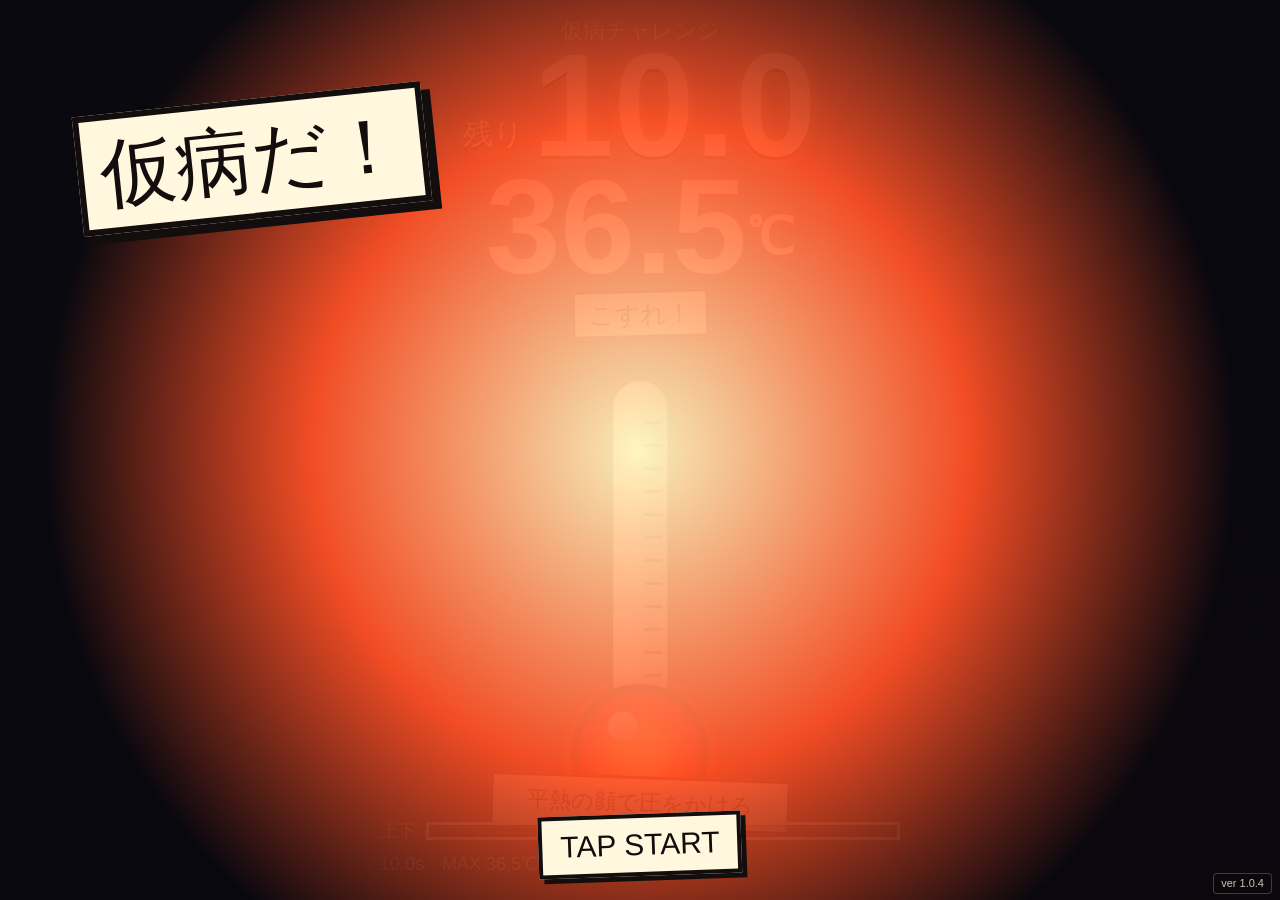
<file: 20260510231811.html>
<!doctype html>
<html lang="ja">
<head>
  <meta charset="utf-8">
  <meta name="viewport" content="width=device-width, initial-scale=1, viewport-fit=cover, user-scalable=no">
  <title>Thermometer Frenzy</title>
  <link rel="stylesheet" href="styles.css">
</head>
<body>
  <main id="game" class="game stage-normal" aria-label="Thermometer Frenzy">
    <div id="introOverlay" class="intro-overlay step-1" aria-live="polite">
      <div class="comic-panel panel-one">仮病だ！</div>
      <div class="comic-panel panel-two">体温計を</div>
      <div class="comic-panel panel-three">こすれ！！！</div>
      <div class="comic-panel panel-start">START!!</div>
    </div>

    <div class="effects" aria-hidden="true">
      <span class="spark spark-a"></span>
      <span class="spark spark-b"></span>
      <span class="spark spark-c"></span>
      <span class="bubble bubble-a"></span>
      <span class="bubble bubble-b"></span>
      <span class="bubble bubble-c"></span>
      <span class="steam steam-a"></span>
      <span class="steam steam-b"></span>
      <span class="steam steam-c"></span>
      <span class="meteor meteor-a"></span>
      <span class="meteor meteor-b"></span>
    </div>

    <section class="hud" aria-live="polite">
      <p id="tagline" class="tagline">仮病チャレンジ</p>
      <div id="countdownBox" class="countdown-box">
        <span>残り</span>
        <strong id="countdownText">10.0</strong>
      </div>
      <h1 id="tempReadout" class="temperature">36.5<span>℃</span></h1>
      <p id="statusText" class="status">こすれ！</p>
    </section>

    <section class="playfield" id="playfield">
      <div class="fever-card">
        <div class="thermometer-wrap" aria-hidden="true">
          <div class="thermometer">
            <div id="mercury" class="mercury"></div>
            <div class="ticks"></div>
            <div class="tube-glare"></div>
          </div>
          <div class="bulb">
            <div class="bulb-core"></div>
          </div>
        </div>
        <div class="doctor-note" id="doctorNote">診断中...</div>
      </div>
    </section>

    <section class="bottom-panel">
      <div class="meter-row">
        <span>上下</span>
        <div class="power-bar" aria-hidden="true"><div id="powerFill"></div></div>
      </div>
      <div class="stats">
        <span id="timer">10.0s</span>
        <span id="maxTemp">MAX 36.5℃</span>
      </div>
    </section>

    <div id="finishModal" class="finish-modal" hidden>
      <div class="finish-burst" aria-hidden="true"></div>
      <div class="finish-content">
        <p class="finish-label">RESULT</p>
        <h2 id="finishTemp">1000℃</h2>
        <p id="finishCopy">仮病、失敗。</p>
        <button id="restartButton" type="button">もう一回こする</button>
      </div>
    </div>
  </main>

  <script src="script.js"></script>
</body>
</html>
</file>
<file: styles.css>
:root {
  --heat: 0;
  --shake: 0px;
  --mercury: 2%;
  --accent: #ff4d2f;
  --accent-two: #1ef1ff;
  --paper: #fff4dd;
  --ink: #23130f;
}

* {
  box-sizing: border-box;
}

html,
body {
  position: fixed;
  inset: 0;
  width: 100%;
  height: 100%;
  min-height: 100%;
  margin: 0;
  overflow: hidden;
  overscroll-behavior: none;
  touch-action: none;
  user-select: none;
  -webkit-user-select: none;
  -webkit-touch-callout: none;
  background: #150b12;
  color: white;
  font-family: "Arial Black", "Hiragino Kaku Gothic ProN", "Yu Gothic", Meiryo, sans-serif;
}

button {
  font: inherit;
}

.game {
  position: relative;
  display: grid;
  grid-template-rows: auto minmax(0, 1fr) auto;
  width: 100vw;
  max-width: 100vw;
  height: 100dvh;
  min-height: 100dvh;
  padding: max(16px, env(safe-area-inset-top)) 16px max(16px, env(safe-area-inset-bottom));
  isolation: isolate;
  overflow: hidden;
  background:
    radial-gradient(circle at 50% 14%, rgba(255, 255, 255, .16), transparent 17rem),
    linear-gradient(160deg, #123b4b 0%, #1d2636 42%, #2b1120 100%);
}

.game::before {
  content: "";
  position: absolute;
  inset: -4vmax;
  z-index: -3;
  background:
    linear-gradient(120deg, rgba(255, 226, 76, calc(var(--heat) * .32)), transparent 32%),
    linear-gradient(270deg, rgba(255, 48, 18, calc(var(--heat) * .5)), transparent 44%),
    linear-gradient(0deg, rgba(0, 0, 0, calc(var(--heat) * .38)), transparent 54%);
  transform: translate3d(calc(var(--shake) * -1), var(--shake), 0) scale(1.03);
}

.game::after {
  content: "";
  position: absolute;
  inset: 0;
  z-index: -1;
  pointer-events: none;
  opacity: calc(.05 + var(--heat) * .32);
  background-image:
    linear-gradient(rgba(255, 255, 255, .12) 1px, transparent 1px),
    linear-gradient(90deg, rgba(255, 255, 255, .08) 1px, transparent 1px);
  background-size: 26px 26px;
  mix-blend-mode: screen;
}

.intro-overlay {
  position: fixed;
  inset: 0;
  z-index: 20;
  display: grid;
  place-items: center;
  padding: 18px;
  background:
    radial-gradient(circle at 50% 50%, rgba(255, 246, 191, .96), rgba(255, 80, 36, .94) 42%, rgba(10, 8, 14, .98) 76%);
  transition: opacity .28s ease, visibility .28s ease;
}

.intro-overlay.is-hidden {
  visibility: hidden;
  opacity: 0;
  pointer-events: none;
}

.intro-overlay.needs-audio-start::after {
  content: "TAP START";
  position: absolute;
  left: 50%;
  bottom: max(24px, env(safe-area-inset-bottom));
  z-index: 2;
  padding: 12px 18px;
  color: #130d0d;
  background: #fff8df;
  border: 4px solid #130d0d;
  box-shadow: 5px 5px 0 #130d0d;
  font-size: clamp(18px, 5vw, 30px);
  line-height: 1;
  transform: translateX(-50%) rotate(-2deg);
}

.comic-panel {
  position: absolute;
  display: grid;
  place-items: center;
  min-width: min(82vw, 430px);
  min-height: 120px;
  padding: 16px;
  color: #130d0d;
  text-align: center;
  background: #fff8df;
  border: 6px solid #130d0d;
  box-shadow: 9px 9px 0 #130d0d;
  font-size: clamp(36px, 10vw, 76px);
  line-height: 1;
  opacity: 0;
  transform: translateX(var(--panel-x, 0)) scale(.62) rotate(var(--panel-rotate, -6deg));
}

.panel-one {
  top: 11%;
  left: 6%;
  min-width: min(70vw, 340px);
  --panel-rotate: -6deg;
}

.panel-two {
  top: 35%;
  right: 5%;
  min-width: min(74vw, 360px);
  --panel-rotate: 5deg;
}

.panel-three {
  bottom: 18%;
  left: 50%;
  min-width: min(88vw, 500px);
  font-size: clamp(42px, 12vw, 92px);
  --panel-x: -50%;
  --panel-rotate: -2deg;
}

.panel-start {
  inset: auto;
  min-width: min(88vw, 520px);
  min-height: 150px;
  color: white;
  background: #f5241d;
  font-size: clamp(52px, 14vw, 108px);
  text-shadow: 0 5px 0 #130d0d;
  --panel-rotate: -4deg;
}

.intro-overlay.step-1 .panel-one,
.intro-overlay.step-2 .panel-one,
.intro-overlay.step-2 .panel-two,
.intro-overlay.step-3 .panel-one,
.intro-overlay.step-3 .panel-two,
.intro-overlay.step-3 .panel-three,
.intro-overlay.step-4 .panel-start {
  animation: comicPop .22s cubic-bezier(.2, 1.45, .4, 1) both;
}

.intro-overlay.step-3 .panel-one,
.intro-overlay.step-3 .panel-two {
  opacity: 1;
  transform: translateX(var(--panel-x, 0)) scale(1) rotate(var(--panel-rotate, -6deg));
}

.intro-overlay.step-1:not(.step-2) .panel-one {
  opacity: 1;
  transform: translateX(var(--panel-x, 0)) scale(1) rotate(var(--panel-rotate, -6deg));
}

.hud {
  text-align: center;
  transform: translate3d(var(--shake), calc(var(--shake) * -1), 0);
}

.tagline {
  margin: 0 0 2px;
  color: #fff2a8;
  font-size: clamp(16px, 4vw, 22px);
  text-shadow: 0 2px 0 #8d221d;
}

.countdown-box {
  display: inline-grid;
  grid-template-columns: auto auto;
  align-items: end;
  gap: 8px;
  margin: 0 auto 3px;
  color: #fff8df;
  text-shadow:
    0 3px 0 #111,
    0 0 18px rgba(255, 225, 65, .72);
}

.countdown-box span {
  padding-bottom: .34em;
  font-size: clamp(18px, 4.8vw, 30px);
}

.countdown-box strong {
  font-size: clamp(70px, 20vw, 146px);
  line-height: .8;
}

.countdown-box.is-urgent {
  color: #ff241b;
  animation: countdownPanic .32s steps(2) infinite;
}

.temperature {
  margin: 0;
  line-height: .88;
  color: #fff9e6;
  font-size: clamp(54px, 16vw, 134px);
  letter-spacing: 0;
  text-shadow:
    0 3px 0 #6d1915,
    0 8px 18px rgba(0, 0, 0, .35),
    0 0 calc(16px + var(--heat) * 34px) rgba(255, 67, 34, .82);
}

.temperature span {
  font-size: .38em;
  vertical-align: .38em;
}

.temperature.is-long {
  font-size: clamp(42px, 12vw, 104px);
}

.temperature.is-mega {
  font-size: clamp(32px, 9vw, 76px);
}

.status {
  min-height: 34px;
  margin: 4px auto 0;
  color: #171014;
  background: var(--paper);
  border: 3px solid #171014;
  box-shadow: 0 5px 0 #171014;
  display: inline-flex;
  align-items: center;
  justify-content: center;
  max-width: min(92vw, 520px);
  padding: 5px 14px 4px;
  transform: rotate(-1.5deg);
  font-size: clamp(16px, 4vw, 25px);
}

.playfield {
  display: grid;
  place-items: center;
  min-height: 0;
  padding: 8px 0;
}

.fever-card {
  position: relative;
  display: grid;
  justify-items: center;
  align-content: center;
  width: min(74vw, 360px);
  height: min(58dvh, 610px);
  min-height: 360px;
  transform:
    translate3d(calc(var(--shake) * -1), var(--shake), 0)
    rotate(calc(var(--heat) * -4deg));
}

.thermometer-wrap {
  position: relative;
  width: min(38vw, 158px);
  height: min(50dvh, 480px);
  min-height: 320px;
  filter:
    drop-shadow(0 18px 22px rgba(0, 0, 0, .42))
    drop-shadow(0 0 calc(var(--heat) * 36px) rgba(255, 65, 25, .8));
}

.thermometer {
  position: absolute;
  left: 50%;
  top: 0;
  width: 44%;
  height: 84%;
  transform: translateX(-50%);
  overflow: hidden;
  border: 8px solid #1b1616;
  border-radius: 999px;
  background:
    linear-gradient(90deg, rgba(255, 255, 255, .82), rgba(255, 255, 255, .22) 38%, rgba(40, 58, 78, .2) 72%),
    #dfeef2;
}

.mercury {
  position: absolute;
  left: 12%;
  right: 12%;
  bottom: -1%;
  height: var(--mercury);
  border-radius: 999px 999px 18px 18px;
  background:
    linear-gradient(90deg, rgba(255, 255, 255, .8), transparent 25%),
    linear-gradient(180deg, #fff86b, #ff5d22 36%, #d70428 70%, #6310ff);
  box-shadow: 0 0 26px rgba(255, 54, 22, .9);
  transition: height .12s linear;
}

.ticks {
  position: absolute;
  inset: 11% 8% 11% 58%;
  background:
    repeating-linear-gradient(
      to bottom,
      #1b1616 0 3px,
      transparent 3px 23px
    );
  opacity: .7;
}

.tube-glare {
  position: absolute;
  top: 7%;
  bottom: 10%;
  left: 18%;
  width: 18%;
  border-radius: 999px;
  background: rgba(255, 255, 255, .48);
}

.bulb {
  position: absolute;
  left: 50%;
  bottom: 0;
  width: 88%;
  aspect-ratio: 1;
  transform: translateX(-50%);
  border: 8px solid #1b1616;
  border-radius: 50%;
  background:
    radial-gradient(circle at 36% 28%, #fffbe6 0 12%, transparent 13%),
    radial-gradient(circle, #ffcf3e 0 18%, #ff4b24 46%, #c6002b 72%, #251020 100%);
  box-shadow:
    inset 0 -16px 28px rgba(0, 0, 0, .32),
    0 0 calc(18px + var(--heat) * 56px) rgba(255, 36, 18, .9);
}

.bulb-core {
  position: absolute;
  inset: 21%;
  border-radius: 50%;
  background: #ffe44f;
  opacity: calc(.25 + var(--heat) * .7);
  transform: scale(calc(.8 + var(--heat) * .45));
  filter: blur(4px);
}

.doctor-note {
  position: absolute;
  bottom: 4%;
  left: 50%;
  width: min(74vw, 300px);
  transform: translateX(-50%) rotate(2deg);
  padding: 9px 14px;
  color: #161111;
  text-align: center;
  background: #f8f3df;
  border: 3px solid #171014;
  box-shadow: 0 6px 0 #171014;
  font-size: clamp(15px, 4vw, 22px);
}

.bottom-panel {
  display: grid;
  gap: 9px;
  width: 84vw;
  max-width: 520px;
  justify-self: center;
  margin: 0 auto;
  color: #fff9ea;
  text-shadow: 0 2px 0 #000;
  transform: translate3d(var(--shake), 0, 0);
}

.version-badge {
  position: fixed;
  right: max(8px, env(safe-area-inset-right));
  bottom: max(6px, env(safe-area-inset-bottom));
  z-index: 30;
  padding: 3px 7px;
  color: rgba(255, 249, 230, .78);
  background: rgba(12, 8, 10, .54);
  border: 1px solid rgba(255, 249, 230, .22);
  border-radius: 4px;
  font-family: Arial, "Hiragino Kaku Gothic ProN", "Yu Gothic", Meiryo, sans-serif;
  font-size: 11px;
  line-height: 1.2;
  letter-spacing: 0;
  pointer-events: none;
  text-shadow: none;
}

.meter-row {
  display: flex;
  align-items: center;
  gap: 10px;
  min-width: 0;
}

.stats {
  display: flex;
  align-items: center;
  justify-content: flex-start;
  gap: 18px;
  flex-wrap: wrap;
  min-width: 0;
}

.meter-row span,
.stats span {
  flex: 0 0 auto;
  font-size: clamp(14px, 3.5vw, 18px);
}

.stats span:last-child {
  text-align: left;
}

.power-bar {
  flex: 1;
  min-width: 0;
  height: 18px;
  overflow: hidden;
  border: 3px solid #fff6df;
  background: rgba(0, 0, 0, .28);
  box-shadow: inset 0 0 0 2px rgba(0, 0, 0, .35);
}

.power-bar div {
  width: 0%;
  height: 100%;
  background: linear-gradient(90deg, #1ef1ff, #f8f043, #ff331f, #8b22ff);
  transition: width .08s linear;
}

.effects {
  position: absolute;
  inset: 0;
  overflow: hidden;
  pointer-events: none;
  z-index: -1;
}

.spark,
.bubble,
.steam,
.meteor {
  position: absolute;
  display: block;
  opacity: 0;
}

.spark {
  width: 16px;
  height: 58px;
  background: #fff06a;
  box-shadow: 0 0 18px #ff351d;
  clip-path: polygon(44% 0, 72% 0, 56% 38%, 84% 38%, 26% 100%, 38% 55%, 12% 55%);
  animation: spark 560ms linear infinite;
}

.spark-a { left: 18%; top: 32%; animation-delay: -120ms; }
.spark-b { right: 14%; top: 42%; animation-delay: -330ms; }
.spark-c { left: 58%; bottom: 25%; animation-delay: -230ms; }

.bubble {
  width: 42px;
  height: 42px;
  border: 4px solid rgba(255, 255, 255, .82);
  border-radius: 50%;
  animation: bubble 1.45s ease-in infinite;
}

.bubble-a { left: 15%; bottom: 10%; animation-delay: -300ms; }
.bubble-b { right: 20%; bottom: 8%; animation-delay: -800ms; }
.bubble-c { left: 62%; bottom: 15%; animation-delay: -1100ms; }

.steam {
  width: 34px;
  height: 90px;
  border-radius: 50%;
  background: rgba(255, 255, 255, .52);
  filter: blur(12px);
  animation: steam 1.7s ease-out infinite;
}

.steam-a { left: 24%; bottom: 22%; animation-delay: -200ms; }
.steam-b { right: 24%; bottom: 19%; animation-delay: -730ms; }
.steam-c { left: 54%; bottom: 16%; animation-delay: -1150ms; }

.meteor {
  width: 4px;
  height: 150px;
  background: linear-gradient(#fff, transparent);
  transform: rotate(42deg);
  animation: meteor 1.2s linear infinite;
}

.meteor-a { top: -12%; left: 24%; animation-delay: -400ms; }
.meteor-b { top: -18%; right: 20%; animation-delay: -920ms; }

.stage-warn .status {
  animation: blink 400ms steps(2) infinite;
}

.stage-smoke .fever-card,
.stage-boil .fever-card,
.stage-fire .fever-card,
.stage-magma .fever-card,
.stage-cosmos .fever-card {
  animation: rage .12s steps(2) infinite;
}

.stage-boil .bubble,
.stage-boil .steam,
.stage-fire .spark,
.stage-magma .spark,
.stage-cosmos .spark,
.stage-cosmos .meteor {
  opacity: 1;
}

.stage-smoke .steam {
  opacity: .75;
}

.stage-fire {
  background:
    radial-gradient(circle at 50% 62%, rgba(255, 222, 72, .5), transparent 12rem),
    linear-gradient(155deg, #33070a, #7d0e18 44%, #080405 100%);
}

.stage-magma {
  background:
    repeating-linear-gradient(112deg, rgba(255, 227, 81, .18) 0 12px, transparent 12px 38px),
    linear-gradient(155deg, #130606, #842218 36%, #0b0614 100%);
}

.stage-cosmos {
  background:
    radial-gradient(circle at 20% 20%, #fff 0 1px, transparent 2px),
    radial-gradient(circle at 68% 30%, #8df7ff 0 1px, transparent 2px),
    radial-gradient(circle at 40% 75%, #ffed8a 0 1px, transparent 2px),
    linear-gradient(155deg, #070313, #1a1054 44%, #050408 100%);
  background-size: auto, auto, auto, auto;
}

.stage-finish {
  animation: finalFlash 520ms steps(2) infinite;
}

.finish-modal {
  position: fixed;
  inset: 0;
  z-index: 10;
  display: grid;
  place-items: center;
  padding: 20px;
  background:
    radial-gradient(circle, rgba(255, 255, 255, .88) 0 7%, rgba(255, 221, 45, .84) 8% 22%, rgba(255, 48, 22, .82) 23% 42%, rgba(10, 6, 12, .96) 43%);
  animation: finishIn .35s both;
}

.finish-modal[hidden] {
  display: none;
}

.finish-burst {
  position: absolute;
  inset: -40vmax;
  background: conic-gradient(#fff, #ffda31, #ff331f, #1ef1ff, #fff);
  opacity: .42;
  animation: spin 1.2s linear infinite;
}

.finish-content {
  position: relative;
  z-index: 1;
  display: grid;
  justify-items: center;
  width: min(92vw, 560px);
  padding: 22px 16px 18px;
  color: #160d0d;
  text-align: center;
  background: #fff7dc;
  border: 5px solid #160d0d;
  box-shadow: 0 10px 0 #160d0d, 0 0 40px rgba(255, 255, 255, .6);
  transform: rotate(-1.2deg);
}

.finish-label {
  margin: 0;
  font-size: 16px;
}

.finish-content h2 {
  margin: 0;
  color: #f12420;
  font-size: clamp(68px, 18vw, 128px);
  line-height: .95;
  text-shadow: 0 4px 0 #160d0d;
}

.finish-content p {
  margin: 4px 0 14px;
  font-size: clamp(22px, 6vw, 36px);
}

.finish-content button {
  min-height: 48px;
  margin-top: 7px;
  padding: 7px 16px;
  color: white;
  background: #161111;
  border: 0;
  box-shadow: 0 5px 0 #e23422;
  cursor: pointer;
}

.finish-content button:disabled {
  cursor: wait;
  opacity: .68;
}

.finish-content #restartButton {
  position: relative;
  width: min(100%, 430px);
  min-height: 86px;
  margin-top: 12px;
  padding: 16px 28px 14px;
  overflow: hidden;
  color: #160d0d;
  background:
    radial-gradient(circle at 22% 18%, #ffffff 0 9%, transparent 10%),
    linear-gradient(135deg, #fff15a 0%, #ff7a1a 48%, #ff2e72 100%);
  border: 5px solid #160d0d;
  box-shadow: 0 10px 0 #160d0d, 0 0 28px rgba(255, 70, 32, .62);
  font-size: clamp(28px, 8vw, 46px);
  line-height: 1;
  text-shadow: 0 2px 0 rgba(255, 255, 255, .72);
  transform: rotate(1.2deg);
}

.finish-content #restartButton::after {
  content: "";
  position: absolute;
  inset: -30% auto -30% -42%;
  width: 46%;
  background: rgba(255, 255, 255, .48);
  transform: skewX(-18deg);
  animation: buttonShine 1.8s ease-in-out infinite;
}

.finish-content .share-x-button {
  width: min(100%, 270px);
  min-height: 50px;
  margin-top: 14px;
  padding: 9px 18px;
  background: #111111;
  box-shadow: 0 5px 0 #1ef1ff;
  font-size: clamp(17px, 4.8vw, 24px);
  line-height: 1.05;
}

.finish-content .share-status {
  min-height: 18px;
  margin: 9px 0 0;
  color: #321a12;
  font-family: Arial, "Hiragino Kaku Gothic ProN", "Yu Gothic", Meiryo, sans-serif;
  font-size: 12px;
  line-height: 1.35;
}

.game.is-capturing .finish-content button,
.game.is-capturing .share-status {
  display: none;
}

.ad-modal {
  position: fixed;
  inset: 0;
  z-index: 40;
  display: grid;
  place-items: center;
  padding: 20px;
  background: rgba(9, 6, 12, .86);
}

.ad-modal[hidden] {
  display: none;
}

.ad-panel {
  position: relative;
  width: min(92vw, 520px);
  min-height: 520px;
  padding: 24px 18px 20px;
  overflow: hidden;
  color: #160d0d;
  text-align: center;
  background:
    radial-gradient(circle at 50% 28%, #fff7d3 0 22%, #ffec5a 23% 38%, #26e3ff 39% 54%, #171018 55% 100%);
  border: 6px solid #160d0d;
  box-shadow: 0 12px 0 #160d0d, 0 0 38px rgba(30, 241, 255, .55);
}

.ad-kicker {
  display: inline-block;
  margin: 0 0 10px;
  padding: 4px 12px;
  color: white;
  background: #160d0d;
  font-size: 15px;
  line-height: 1;
}

.ad-panel h2 {
  margin: 0;
  font-size: clamp(34px, 9vw, 62px);
  line-height: .94;
  text-shadow: 0 3px 0 white;
}

.ad-copy {
  margin: 10px 0 16px;
  color: #160d0d;
  font-size: clamp(18px, 5vw, 28px);
}

.ad-creative {
  position: relative;
  height: 230px;
  margin: 0 auto 18px;
}

.ad-thermo {
  position: absolute;
  left: 50%;
  bottom: 8px;
  width: 58px;
  height: 190px;
  background: linear-gradient(#fff, #fff 42%, #ff3524 43%);
  border: 6px solid #160d0d;
  border-radius: 999px;
  box-shadow: 0 8px 0 #160d0d;
  transform: translateX(-50%) rotate(-9deg);
}

.ad-thermo::after {
  content: "";
  position: absolute;
  left: 50%;
  bottom: -34px;
  width: 82px;
  height: 82px;
  background: #ff3524;
  border: 6px solid #160d0d;
  border-radius: 50%;
  transform: translateX(-50%);
}

.ad-burst {
  position: absolute;
  border-radius: 50%;
  background: #ff3524;
  border: 5px solid #160d0d;
}

.ad-burst-a {
  top: 34px;
  left: 16%;
  width: 64px;
  height: 64px;
  background: #fff15a;
}

.ad-burst-b {
  right: 14%;
  bottom: 38px;
  width: 74px;
  height: 74px;
  background: #ff2e72;
}

.ad-panel button {
  width: min(100%, 360px);
  min-height: 62px;
  color: white;
  background: #160d0d;
  border: 0;
  box-shadow: 0 7px 0 #ff3524;
  font: inherit;
  font-size: clamp(20px, 6vw, 32px);
}

.ad-panel button:disabled {
  opacity: .72;
}

@keyframes blink {
  50% { color: white; background: #f02620; }
}

@keyframes buttonShine {
  0%, 48% { left: -42%; }
  100% { left: 128%; }
}

@keyframes comicPop {
  from {
    opacity: 0;
    transform: translateX(var(--panel-x, 0)) scale(.62) rotate(calc(var(--panel-rotate, -6deg) - 6deg));
  }
  to {
    opacity: 1;
    transform: translateX(var(--panel-x, 0)) scale(1) rotate(var(--panel-rotate, -6deg));
  }
}

@keyframes countdownPanic {
  50% {
    transform: scale(1.16) rotate(-2deg);
    text-shadow:
      0 4px 0 #111,
      0 0 30px rgba(255, 27, 18, 1);
  }
}

@keyframes rage {
  50% { transform: translate3d(7px, -4px, 0) rotate(3deg); }
}

@keyframes spark {
  0% { transform: translateY(40px) scale(.65) rotate(12deg); opacity: 0; }
  22% { opacity: 1; }
  100% { transform: translateY(-70px) scale(1.25) rotate(-18deg); opacity: 0; }
}

@keyframes bubble {
  0% { transform: translateY(30px) scale(.45); opacity: 0; }
  25% { opacity: .85; }
  100% { transform: translateY(-170px) scale(1.35); opacity: 0; }
}

@keyframes steam {
  0% { transform: translateY(44px) scale(.72); opacity: 0; }
  30% { opacity: .7; }
  100% { transform: translateY(-170px) scale(1.45); opacity: 0; }
}

@keyframes meteor {
  0% { transform: translate(90px, -130px) rotate(42deg); opacity: 0; }
  18% { opacity: .9; }
  100% { transform: translate(-170px, 360px) rotate(42deg); opacity: 0; }
}

@keyframes spin {
  to { transform: rotate(1turn); }
}

@keyframes finishIn {
  from { opacity: 0; transform: scale(1.14); }
}

@keyframes finalFlash {
  50% { filter: saturate(1.8) invert(.08); }
}

@media (min-width: 760px) {
  .game {
    padding-inline: 32px;
  }

  .fever-card {
    height: min(56vh, 570px);
  }

  .bottom-panel {
    padding-bottom: 8px;
  }
}

@media (max-height: 690px) {
  .countdown-box strong {
    font-size: clamp(54px, 14vh, 92px);
  }

  .temperature {
    font-size: clamp(46px, 13vh, 92px);
  }

  .thermometer-wrap {
    min-height: 250px;
    height: 42dvh;
  }

  .fever-card {
    min-height: 270px;
    height: 46dvh;
  }
}
</file>
